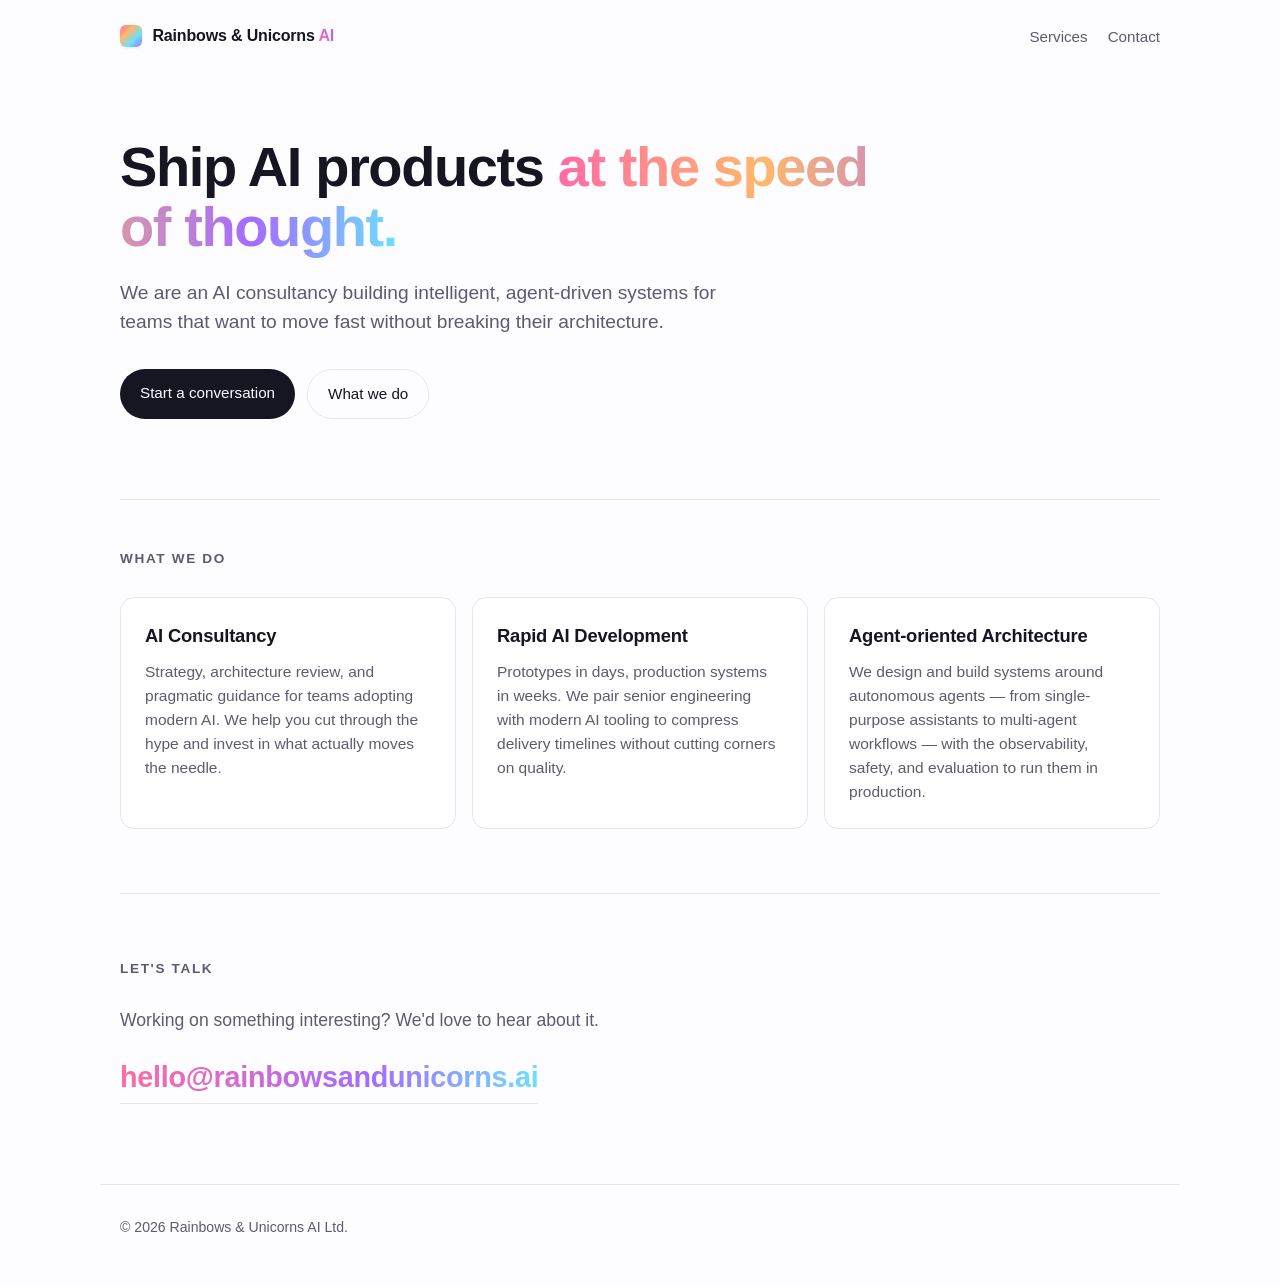
<file: index.html>
<!doctype html>
<html lang="en">
  <head>
    <meta charset="utf-8" />
    <meta name="viewport" content="width=device-width, initial-scale=1" />
    <title>Rainbows &amp; Unicorns AI — Consultancy &amp; Rapid AI Development</title>
    <meta
      name="description"
      content="Rainbows &amp; Unicorns AI Ltd. Consultancy and rapid AI-driven development, specialising in Agent-oriented Architecture."
    />
    <meta name="theme-color" content="#ffffff" />
    <link rel="icon" href="favicon.svg" type="image/svg+xml" />
    <link rel="stylesheet" href="styles.css" />
    <meta property="og:title" content="Rainbows &amp; Unicorns AI" />
    <meta
      property="og:description"
      content="Consultancy and rapid AI-driven development. Agent-oriented Architecture."
    />
    <meta property="og:type" content="website" />
    <meta property="og:url" content="https://rainbowsandunicorns.ai" />
  </head>
  <body>
    <header class="site-header">
      <a class="brand" href="/">
        <span class="brand-mark" aria-hidden="true"></span>
        <span class="brand-name">Rainbows &amp; Unicorns <span class="brand-ai">AI</span></span>
      </a>
      <nav>
        <a href="#services">Services</a>
        <a href="#contact">Contact</a>
      </nav>
    </header>

    <main>
      <section class="hero">
        <h1>
          Ship AI products <span class="grad">at the speed of thought.</span>
        </h1>
        <p class="lede">
          We are an AI consultancy building intelligent, agent-driven systems for
          teams that want to move fast without breaking their architecture.
        </p>
        <div class="cta-row">
          <a class="cta" href="#contact">Start a conversation</a>
          <a class="cta cta-ghost" href="#services">What we do</a>
        </div>
      </section>

      <section id="services" class="services">
        <h2>What we do</h2>
        <div class="cards">
          <article class="card">
            <h3>AI Consultancy</h3>
            <p>
              Strategy, architecture review, and pragmatic guidance for teams
              adopting modern AI. We help you cut through the hype and invest in
              what actually moves the needle.
            </p>
          </article>
          <article class="card">
            <h3>Rapid AI Development</h3>
            <p>
              Prototypes in days, production systems in weeks. We pair senior
              engineering with modern AI tooling to compress delivery timelines
              without cutting corners on quality.
            </p>
          </article>
          <article class="card">
            <h3>Agent-oriented Architecture</h3>
            <p>
              We design and build systems around autonomous agents — from
              single-purpose assistants to multi-agent workflows — with the
              observability, safety, and evaluation to run them in production.
            </p>
          </article>
        </div>
      </section>

      <section id="contact" class="contact">
        <h2>Let's talk</h2>
        <p>
          Working on something interesting? We'd love to hear about it.
        </p>
        <a class="email" href="mailto:hello@rainbowsandunicorns.ai"
          >hello@rainbowsandunicorns.ai</a
        >
      </section>
    </main>

    <footer>
      <p>
        &copy; <span id="year"></span> Rainbows &amp; Unicorns AI Ltd.
      </p>
    </footer>

    <script>
      document.getElementById("year").textContent = new Date().getFullYear();
    </script>
  </body>
</html>
</file>
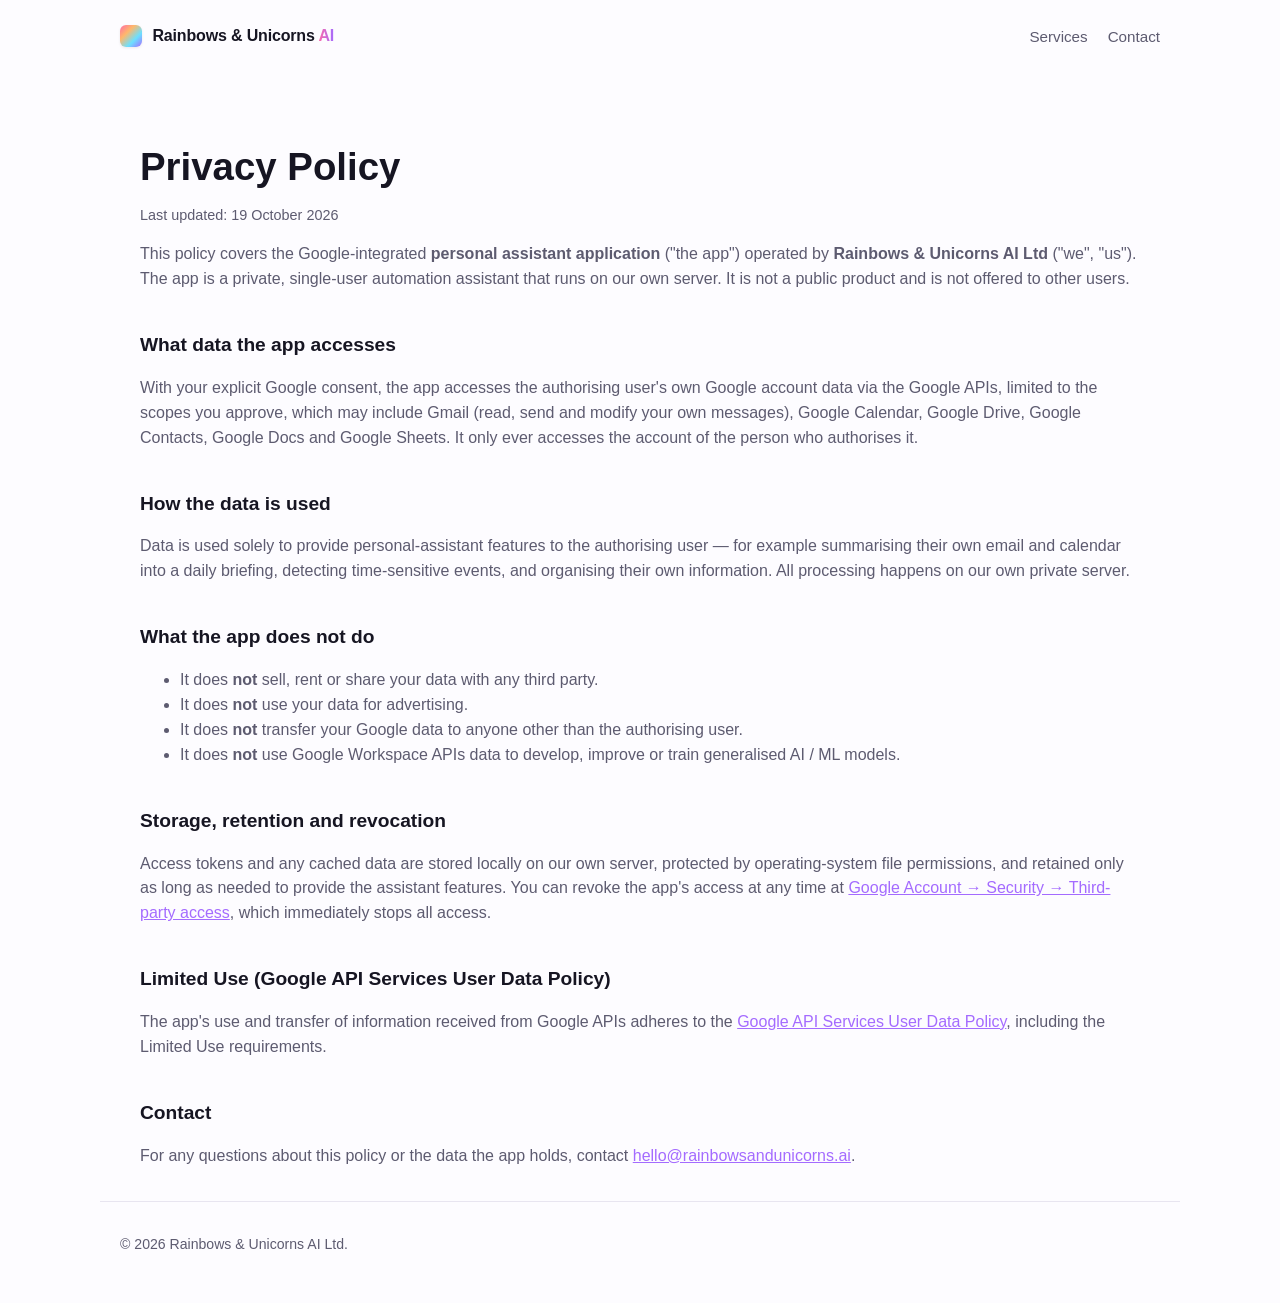
<file: privacy.html>
<!doctype html>
<html lang="en">
  <head>
    <meta charset="utf-8" />
    <meta name="viewport" content="width=device-width, initial-scale=1" />
    <title>Privacy Policy — Rainbows &amp; Unicorns AI</title>
    <meta
      name="description"
      content="Privacy policy for Rainbows &amp; Unicorns AI Ltd's Google-integrated personal assistant application."
    />
    <meta name="theme-color" content="#ffffff" />
    <link rel="icon" href="favicon.svg" type="image/svg+xml" />
    <link rel="stylesheet" href="styles.css" />
    <style>
      .legal {
        max-width: var(--max);
        margin: 0 auto;
        padding: 2rem 1.25rem 1rem;
      }
      .legal h1 {
        font-size: clamp(1.8rem, 4vw, 2.4rem);
        margin-bottom: 0.2em;
      }
      .legal .updated {
        color: var(--muted);
        font-size: 0.9rem;
        margin-top: 0;
      }
      .legal h2 {
        margin-top: 2em;
        font-size: 1.2rem;
      }
      .legal p,
      .legal li {
        color: var(--muted);
      }
      .legal a {
        color: var(--accent-4);
      }
    </style>
  </head>
  <body>
    <header class="site-header">
      <a class="brand" href="/">
        <span class="brand-mark" aria-hidden="true"></span>
        <span class="brand-name">Rainbows &amp; Unicorns <span class="brand-ai">AI</span></span>
      </a>
      <nav>
        <a href="/#services">Services</a>
        <a href="/#contact">Contact</a>
      </nav>
    </header>

    <main>
      <section class="legal">
        <h1>Privacy Policy</h1>
        <p class="updated">Last updated: 19 October 2026</p>

        <p>
          This policy covers the Google-integrated <strong>personal assistant
          application</strong> ("the app") operated by
          <strong>Rainbows &amp; Unicorns AI Ltd</strong> ("we", "us"). The app is a
          private, single-user automation assistant that runs on our own server. It is
          not a public product and is not offered to other users.
        </p>

        <h2>What data the app accesses</h2>
        <p>
          With your explicit Google consent, the app accesses the authorising user's own
          Google account data via the Google APIs, limited to the scopes you approve,
          which may include Gmail (read, send and modify your own messages), Google
          Calendar, Google Drive, Google Contacts, Google Docs and Google Sheets. It only
          ever accesses the account of the person who authorises it.
        </p>

        <h2>How the data is used</h2>
        <p>
          Data is used solely to provide personal-assistant features to the authorising
          user — for example summarising their own email and calendar into a daily
          briefing, detecting time-sensitive events, and organising their own
          information. All processing happens on our own private server.
        </p>

        <h2>What the app does not do</h2>
        <ul>
          <li>It does <strong>not</strong> sell, rent or share your data with any third party.</li>
          <li>It does <strong>not</strong> use your data for advertising.</li>
          <li>It does <strong>not</strong> transfer your Google data to anyone other than the authorising user.</li>
          <li>
            It does <strong>not</strong> use Google Workspace APIs data to develop,
            improve or train generalised AI / ML models.
          </li>
        </ul>

        <h2>Storage, retention and revocation</h2>
        <p>
          Access tokens and any cached data are stored locally on our own server,
          protected by operating-system file permissions, and retained only as long as
          needed to provide the assistant features. You can revoke the app's access at
          any time at
          <a href="https://myaccount.google.com/permissions">Google Account → Security →
          Third-party access</a>, which immediately stops all access.
        </p>

        <h2>Limited Use (Google API Services User Data Policy)</h2>
        <p>
          The app's use and transfer of information received from Google APIs adheres to
          the
          <a href="https://developers.google.com/terms/api-services-user-data-policy">Google
          API Services User Data Policy</a>, including the Limited Use requirements.
        </p>

        <h2>Contact</h2>
        <p>
          For any questions about this policy or the data the app holds, contact
          <a href="mailto:hello@rainbowsandunicorns.ai">hello@rainbowsandunicorns.ai</a>.
        </p>
      </section>
    </main>

    <footer>
      <p>&copy; <span id="year"></span> Rainbows &amp; Unicorns AI Ltd.</p>
    </footer>

    <script>
      document.getElementById("year").textContent = new Date().getFullYear();
    </script>
  </body>
</html>
</file>
<file: styles.css>
:root {
  --bg: #fdfcff;
  --fg: #161522;
  --muted: #5d5b70;
  --line: #e8e5f0;
  --card: #ffffff;
  --accent-1: #ff6ba6;
  --accent-2: #ffb86b;
  --accent-3: #6be0ff;
  --accent-4: #a46bff;
  --radius: 14px;
  --max: 1080px;
  --font: -apple-system, BlinkMacSystemFont, "Segoe UI", Inter, Roboto,
    "Helvetica Neue", Arial, sans-serif;
}

* {
  box-sizing: border-box;
}

html,
body {
  margin: 0;
  padding: 0;
}

body {
  font-family: var(--font);
  color: var(--fg);
  background: var(--bg);
  line-height: 1.55;
  -webkit-font-smoothing: antialiased;
  text-rendering: optimizeLegibility;
}

a {
  color: inherit;
}

/* Header */
.site-header {
  max-width: var(--max);
  margin: 0 auto;
  padding: 1.5rem 1.25rem;
  display: flex;
  align-items: center;
  justify-content: space-between;
  gap: 1rem;
}

.brand {
  display: inline-flex;
  align-items: center;
  gap: 0.65rem;
  text-decoration: none;
  font-weight: 600;
  font-size: 1rem;
  letter-spacing: -0.01em;
}

.brand-mark {
  width: 22px;
  height: 22px;
  border-radius: 6px;
  background: linear-gradient(
    135deg,
    var(--accent-1),
    var(--accent-2),
    var(--accent-3),
    var(--accent-4)
  );
  box-shadow: 0 1px 3px rgba(0, 0, 0, 0.08);
}

.brand-ai {
  background: linear-gradient(90deg, var(--accent-1), var(--accent-4));
  -webkit-background-clip: text;
  background-clip: text;
  color: transparent;
}

.site-header nav {
  display: flex;
  gap: 1.25rem;
  font-size: 0.95rem;
}

.site-header nav a {
  text-decoration: none;
  color: var(--muted);
  transition: color 0.15s ease;
}

.site-header nav a:hover {
  color: var(--fg);
}

/* Main */
main {
  max-width: var(--max);
  margin: 0 auto;
  padding: 0 1.25rem;
}

/* Hero */
.hero {
  padding: 4rem 0 5rem;
  max-width: 780px;
}

.hero h1 {
  font-size: clamp(2.25rem, 5vw, 3.5rem);
  line-height: 1.08;
  letter-spacing: -0.025em;
  margin: 0 0 1.25rem;
  font-weight: 700;
}

.grad {
  background: linear-gradient(
    90deg,
    var(--accent-1),
    var(--accent-2) 35%,
    var(--accent-4) 75%,
    var(--accent-3)
  );
  -webkit-background-clip: text;
  background-clip: text;
  color: transparent;
}

.lede {
  font-size: 1.2rem;
  color: var(--muted);
  max-width: 60ch;
  margin: 0 0 2rem;
}

.cta-row {
  display: flex;
  flex-wrap: wrap;
  gap: 0.75rem;
}

.cta {
  display: inline-block;
  padding: 0.75rem 1.25rem;
  border-radius: 999px;
  text-decoration: none;
  font-weight: 500;
  font-size: 0.95rem;
  background: var(--fg);
  color: var(--bg);
  transition: transform 0.15s ease, opacity 0.15s ease;
}

.cta:hover {
  transform: translateY(-1px);
  opacity: 0.92;
}

.cta-ghost {
  background: transparent;
  color: var(--fg);
  border: 1px solid var(--line);
}

/* Services */
.services {
  padding: 3rem 0 4rem;
  border-top: 1px solid var(--line);
}

.services h2,
.contact h2 {
  font-size: 0.85rem;
  text-transform: uppercase;
  letter-spacing: 0.12em;
  color: var(--muted);
  font-weight: 600;
  margin: 0 0 1.75rem;
}

.cards {
  display: grid;
  grid-template-columns: repeat(auto-fit, minmax(260px, 1fr));
  gap: 1rem;
}

.card {
  background: var(--card);
  border: 1px solid var(--line);
  border-radius: var(--radius);
  padding: 1.5rem;
  transition: transform 0.2s ease, box-shadow 0.2s ease,
    border-color 0.2s ease;
}

.card:hover {
  transform: translateY(-2px);
  border-color: transparent;
  box-shadow: 0 10px 30px -12px rgba(70, 40, 120, 0.18);
}

.card h3 {
  margin: 0 0 0.6rem;
  font-size: 1.15rem;
  letter-spacing: -0.01em;
}

.card p {
  margin: 0;
  color: var(--muted);
  font-size: 0.97rem;
}

/* Contact */
.contact {
  padding: 4rem 0 5rem;
  border-top: 1px solid var(--line);
}

.contact p {
  font-size: 1.1rem;
  color: var(--muted);
  margin: 0 0 1.25rem;
}

.email {
  display: inline-block;
  font-size: clamp(1.3rem, 3vw, 1.8rem);
  font-weight: 600;
  letter-spacing: -0.01em;
  text-decoration: none;
  background: linear-gradient(
    90deg,
    var(--accent-1),
    var(--accent-4) 60%,
    var(--accent-3)
  );
  -webkit-background-clip: text;
  background-clip: text;
  color: transparent;
  border-bottom: 1px solid var(--line);
  padding-bottom: 0.25rem;
  transition: border-color 0.15s ease;
}

.email:hover {
  border-color: var(--accent-4);
}

/* Footer */
footer {
  max-width: var(--max);
  margin: 0 auto;
  padding: 2rem 1.25rem 3rem;
  color: var(--muted);
  font-size: 0.88rem;
  border-top: 1px solid var(--line);
}

footer p {
  margin: 0;
}

@media (prefers-color-scheme: dark) {
  :root {
    --bg: #0f0e14;
    --fg: #f3f1fa;
    --muted: #9995ad;
    --line: #242233;
    --card: #17151f;
  }
  .cta {
    background: var(--fg);
    color: #0f0e14;
  }
  .card:hover {
    box-shadow: 0 10px 30px -10px rgba(0, 0, 0, 0.6);
  }
}
</file>
